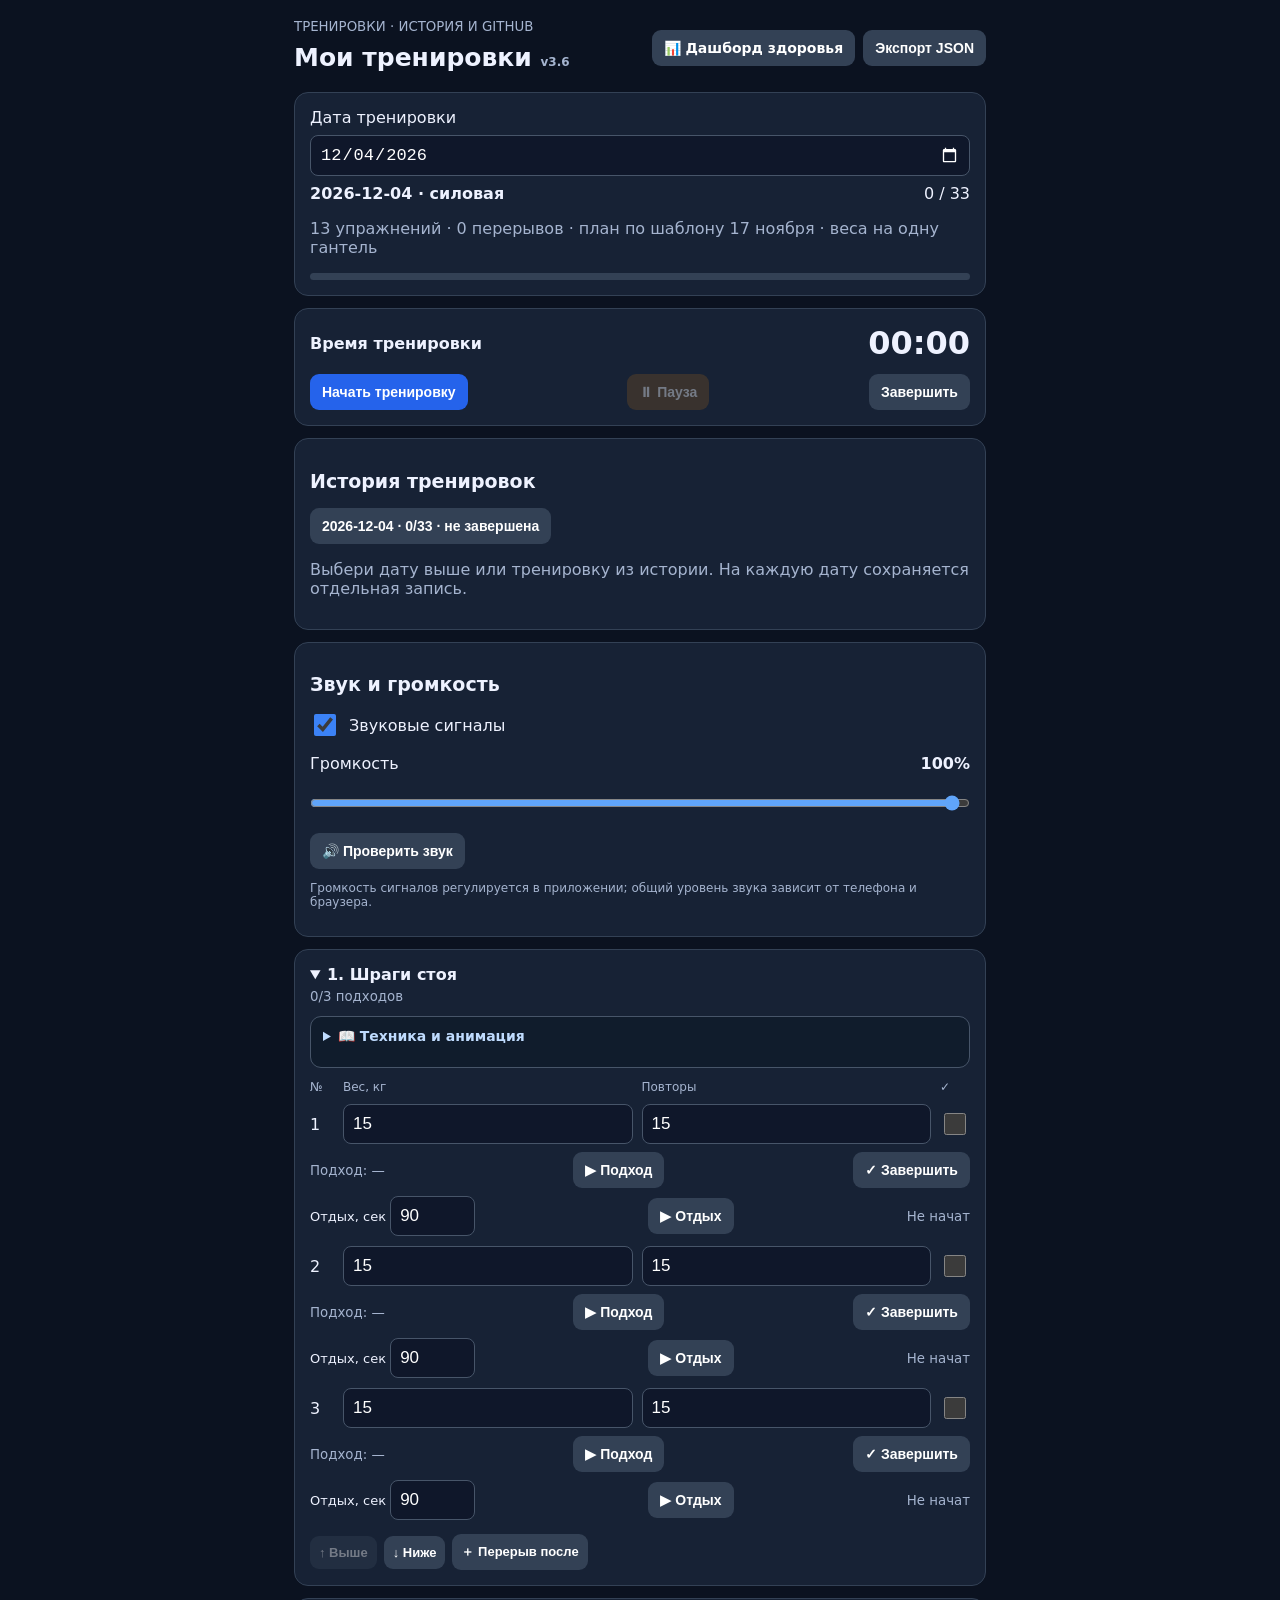
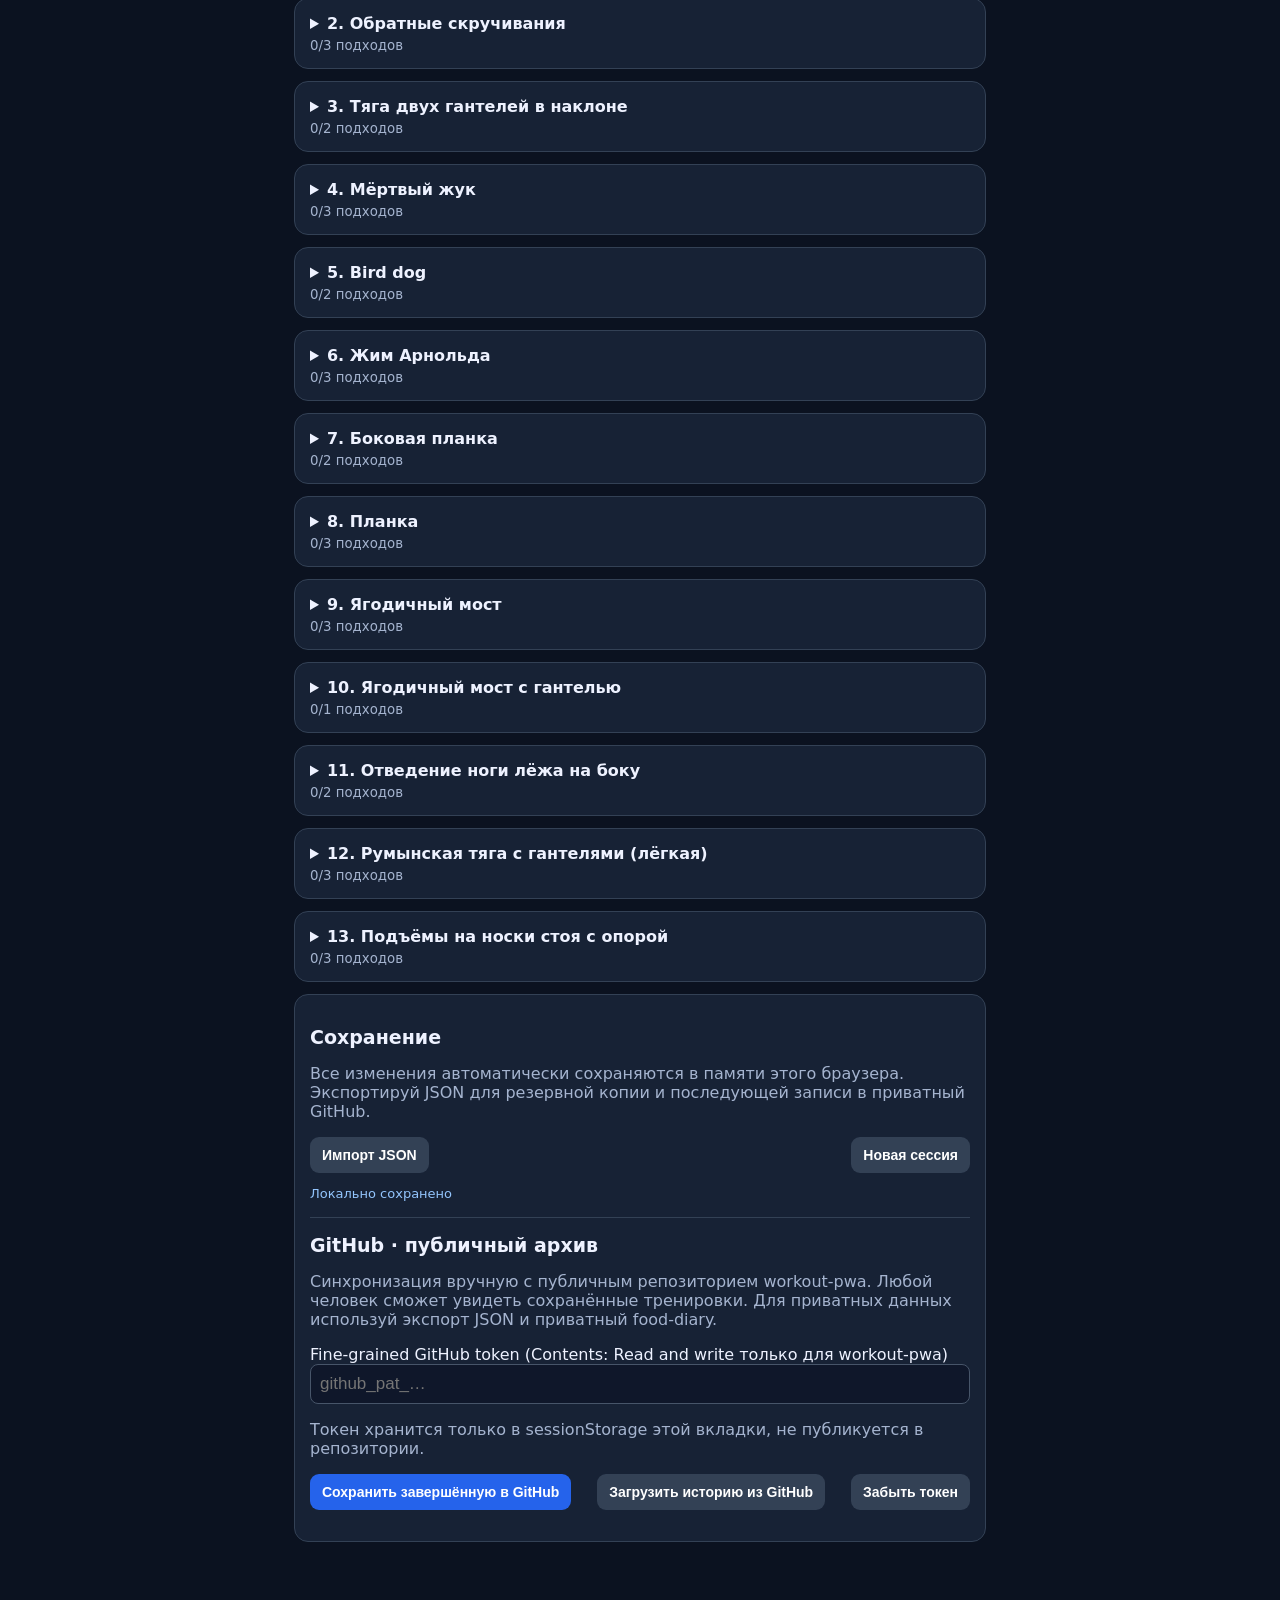
<file: index.html>
<!doctype html>
<html lang="ru"><head><meta charset="utf-8"><meta name="viewport" content="width=device-width,initial-scale=1,viewport-fit=cover"><meta name="theme-color" content="#111827"><meta name="apple-mobile-web-app-capable" content="yes"><title>Мои тренировки</title><link rel="manifest" href="./manifest.webmanifest"><style>
:root{font-family:system-ui,-apple-system,sans-serif;color:#eef2ff;background:#0b1220;color-scheme:dark}*{box-sizing:border-box}body{margin:0 auto;max-width:720px;padding:16px 14px 80px}h1{font-size:25px;margin:8px 0}h2{font-size:19px}small,.muted{color:#a5b4cf}.panel{background:#172235;border:1px solid #334155;border-radius:14px;padding:15px;margin:12px 0}.flex{display:flex;justify-content:space-between;align-items:center;gap:8px}.btn{background:#334155;color:#fff;border:0;border-radius:9px;padding:10px 12px;font-weight:650;font-size:14px}.btn.primary{background:#2563eb}.btn:disabled{opacity:.4}input{background:#0f172a;border:1px solid #475569;border-radius:8px;color:white;padding:9px;min-width:0;width:100%;font-size:17px}input[type=checkbox]{width:22px;height:22px;accent-color:#3b82f6}.grid{display:grid;grid-template-columns:repeat(2,minmax(0,1fr));gap:9px}.clock{font-size:32px;font-weight:750;font-variant-numeric:tabular-nums}.set{display:grid;grid-template-columns:24px 1fr 1fr 30px;gap:9px;align-items:center;margin-top:10px}.sethead{font-size:12px;color:#a5b4cf}.exercise{margin:12px 0}.exercise summary{cursor:pointer;font-weight:650;font-size:16px}.exercise summary small{display:block;font-weight:400;margin-top:5px}details[open] summary{margin-bottom:12px}.bar{height:7px;background:#334155;border-radius:20px;overflow:hidden}.bar>div{background:#60a5fa;height:100%}button{cursor:pointer}button:focus-visible,input:focus-visible{outline:2px solid #60a5fa}textarea{width:100%;height:100px;background:#0f172a;color:#fff}#status{font-size:13px;color:#93c5fd}
body.timed-open{overflow:hidden}#timed-overlay[hidden]{display:none!important}#timed-overlay{position:fixed;inset:0;z-index:9999;background:#0b1220;display:flex;flex-direction:column;align-items:center;justify-content:center;padding:calc(20px + env(safe-area-inset-top)) 20px calc(20px + env(safe-area-inset-bottom));text-align:center}#timed-close{position:absolute;top:calc(16px + env(safe-area-inset-top));right:18px;font-size:26px;background:transparent;border:0;color:#cbd5e1;padding:10px}#timed-name{font-size:22px;margin-bottom:28px}#timed-ring{width:min(78vw,350px);height:auto;transform:rotate(-90deg)}#timed-progress{transition:stroke-dashoffset .18s linear}#timed-digits{position:relative;display:grid;place-items:center}#timed-digits>div{position:absolute;display:flex;flex-direction:column;align-items:center}#timed-clock{font-size:clamp(68px,19vw,100px);font-weight:800;font-variant-numeric:tabular-nums}#timed-subtitle{color:#a5b4cf}#timed-actions{display:flex;gap:12px;margin-top:32px;flex-wrap:wrap;justify-content:center}#timed-actions .btn{font-size:17px;padding:16px 20px} .move-actions,.break-controls{display:flex;gap:7px;flex-wrap:wrap;align-items:center;margin-top:14px}.move-actions .btn,.break-controls .btn{font-size:13px;padding:9px}.break-block{border-color:#64748b}.break-controls label{font-size:13px;color:#cbd5e1;max-width:88px}.break-controls input{font-size:15px;margin-top:5px}.sound-switch{display:flex;align-items:center;gap:10px;margin-bottom:15px}.sound-switch input{width:22px}.sound-volume{width:100%;margin:12px 0;accent-color:#60a5fa}.timed-volume{width:min(330px,90%);margin-top:16px}#session-pause{background:#6d4c24}@media(max-width:420px){.break-controls .btn{flex:1}.move-actions .btn{flex:1}}
.exercise-guide{margin:12px 0;border:1px solid #475569;border-radius:11px;background:#101c2c}.exercise-guide>summary{padding:11px 12px;font-size:14px;color:#bfdbfe;font-weight:650;list-style-position:inside}.exercise-guide[open]>summary{border-bottom:1px solid #334155}.guide-body{padding:12px}.guide-media{display:block;width:100%;max-height:300px;object-fit:contain;border-radius:10px;background:#fff;margin:0 auto 12px}.guide-steps{padding-left:22px;line-height:1.6;font-size:14px}.guide-steps li{margin:7px 0}.guide-mistake{font-size:13px;line-height:1.5}.guide-note,.guide-unavailable{font-size:12px;color:#a5b4cf;line-height:1.5}.guide-source{display:inline-block;color:#93c5fd;font-size:14px;margin:8px 0 3px;text-decoration:underline;text-underline-offset:3px}</style></head><body>
<header class="flex"><div><small>ТРЕНИРОВКИ · ИСТОРИЯ И GITHUB</small><h1>Мои тренировки <small style="font-size:12px;white-space:nowrap">v3.6</small></h1></div><div style="display:flex;gap:8px;align-items:center;flex-wrap:wrap;justify-content:flex-end"><a class="btn" href="./dashboard.html" style="text-decoration:none;display:inline-block">📊 Дашборд здоровья</a><button class="btn" id="export">Экспорт JSON</button></div></header>
<div class="panel"><label for="workout-date">Дата тренировки</label><input id="workout-date" type="date" style="margin:8px 0"><div class="flex"><strong id="workout-heading">17 ноября 2026 · силовая</strong><span id="count">0 / 36</span></div><p class="muted" id="plan-summary">16 упражнений · веса на одну гантель</p><div class="bar"><div id="progress" style="width:0%"></div></div></div>
<div class="panel"><div class="flex"><strong>Время тренировки</strong><strong id="total" class="clock">00:00:00</strong></div><div class="flex" style="margin-top:12px"><button class="btn primary" id="session">Начать тренировку</button><button class="btn" id="session-pause" disabled>⏸ Пауза</button><button class="btn" id="finish">Завершить</button></div><div style="display:none"><hr style="border:0;border-top:1px solid #334155;margin:16px 0"><div class="grid"><div><small>Текущий подход</small><div class="clock" id="setclock">00:00</div><button class="btn" id="settoggle">Начать подход</button></div><div><small>Отдых · <span id="restlabel">90</span> сек</small><div class="clock" id="restclock">01:30</div><button class="btn" id="resttoggle">Начать отдых</button></div></div><div class="flex" style="margin-top:14px"><label for="restchoice">Отдых</label><select class="btn" id="restchoice"><option value="60">60 сек</option><option value="90" selected>90 сек</option><option value="120">120 сек</option></select></div><p class="muted" style="font-size:12px">Нажми «Начать подход», затем отметь нужный подход галочкой: время сохранится в его записи. Для паузы нажми кнопку повторно.</p></div></div>
<div class="panel"><h2>История тренировок</h2><div id="history" style="display:flex;flex-wrap:wrap;gap:8px"></div><p class="muted">Выбери дату выше или тренировку из истории. На каждую дату сохраняется отдельная запись.</p></div><div class="panel"><h2>Звук и громкость</h2><label class="sound-switch"><input type="checkbox" id="sound-enabled" checked> Звуковые сигналы</label><div class="flex"><label for="sound-volume-main">Громкость</label><strong class="sound-volume-value">100%</strong></div><input type="range" class="sound-volume" id="sound-volume-main" min="0" max="100" value="100" step="5"><button class="btn" id="sound-test" type="button">🔊 Проверить звук</button><p class="muted" style="font-size:12px">Громкость сигналов регулируется в приложении; общий уровень звука зависит от телефона и браузера.</p></div><div id="exercises"></div><div id="timed-overlay" role="dialog" aria-modal="true" aria-label="Таймер упражнения" hidden><button id="timed-close" aria-label="Закрыть таймер">✕</button><strong id="timed-name"></strong><div id="timed-digits"><svg id="timed-ring" viewBox="0 0 260 260" aria-hidden="true"><circle cx="130" cy="130" r="112" fill="none" stroke="#334155" stroke-width="15"/><circle id="timed-progress" cx="130" cy="130" r="112" fill="none" stroke="#60a5fa" stroke-width="15" stroke-linecap="round"/></svg><div><span id="timed-clock">30</span><span id="timed-subtitle">Осталось секунд</span></div></div><div id="timed-actions"><button class="btn" id="timed-toggle">⏸ Пауза</button><button class="btn primary" id="timed-done">✓ Завершить подход</button></div><button class="btn" id="timed-sound" style="margin-top:18px;background:transparent;border:1px solid #475569">🔊 Звук включён</button><div class="timed-volume"><label for="sound-volume-timed">Громкость <strong class="sound-volume-value">100%</strong></label><input id="sound-volume-timed" type="range" class="sound-volume" min="0" max="100" step="5" value="100"></div></div><div class="panel"><h2>Сохранение</h2><p class="muted">Все изменения автоматически сохраняются в памяти этого браузера. Экспортируй JSON для резервной копии и последующей записи в приватный GitHub.</p><div class="flex"><button class="btn" id="importbtn">Импорт JSON</button><button class="btn" id="reset">Новая сессия</button></div><input id="importfile" type="file" accept=".json,application/json" hidden><p id="status" aria-live="polite"></p><hr style="border:0;border-top:1px solid #334155;margin:16px 0"><h2>GitHub · публичный архив</h2><p class="muted">Синхронизация вручную с публичным репозиторием workout-pwa. Любой человек сможет увидеть сохранённые тренировки. Для приватных данных используй экспорт JSON и приватный food-diary.</p><label for="github-token">Fine-grained GitHub token (Contents: Read and write только для workout-pwa)</label><input id="github-token" type="password" autocomplete="off" placeholder="github_pat_…"><p class="muted">Токен хранится только в sessionStorage этой вкладки, не публикуется в репозитории.</p><div class="flex" style="flex-wrap:wrap"><button class="btn primary" id="github-sync">Сохранить завершённую в GitHub</button><button class="btn" id="github-load">Загрузить историю из GitHub</button><button class="btn" id="github-forget">Забыть токен</button></div><p id="sync-status" aria-live="polite"></p></div>
<script src="./exercise-guide.js?v=20261122-36" defer></script><script src="./app.js?v=20261123-45" defer></script></body></html>
</file>
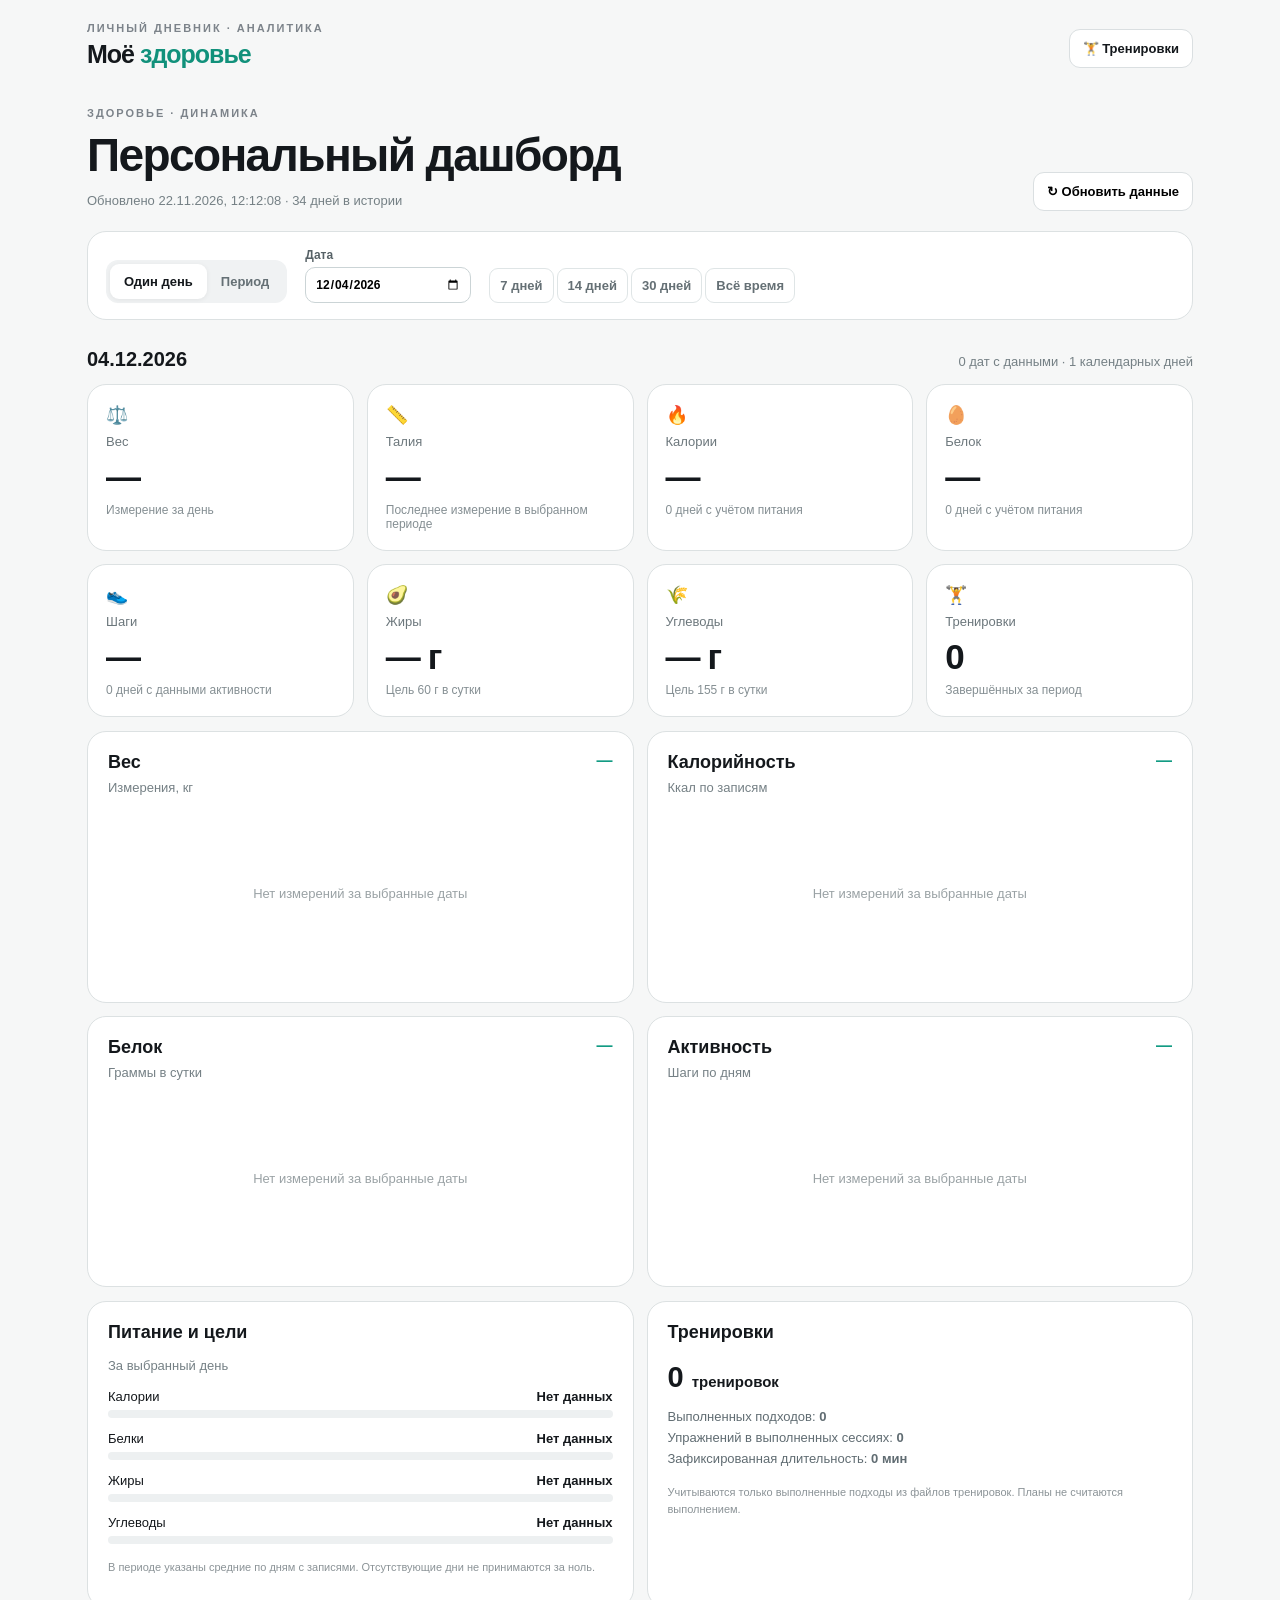
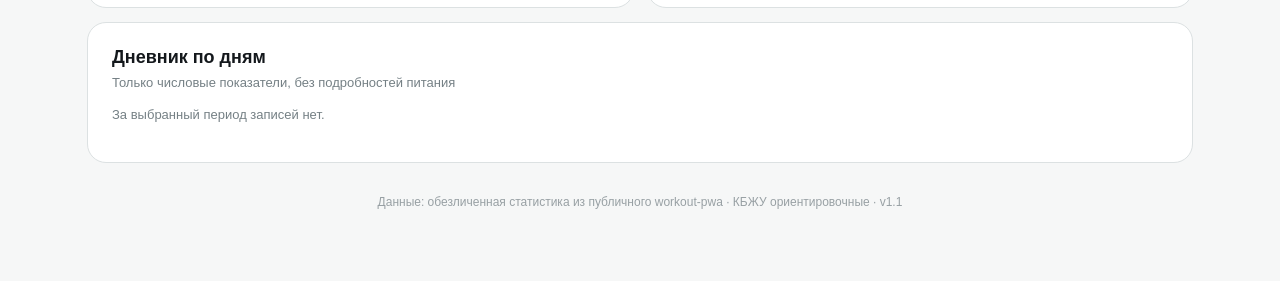
<file: dashboard.html>
<!doctype html>
<html lang="ru"><head><meta charset="utf-8"><meta name="viewport" content="width=device-width,initial-scale=1,viewport-fit=cover">
<meta name="theme-color" content="#f6f7f7"><title>Моё здоровье — дашборд</title>
<link rel="stylesheet" href="./dashboard.css?v=20261122-2"></head><body>
<main class="shell">
<header class="top"><div><div class="eyebrow">ЛИЧНЫЙ ДНЕВНИК · АНАЛИТИКА</div><h1>Моё <span>здоровье</span></h1></div><nav><a href="./index.html">🏋️ Тренировки</a></nav></header>
<section id="dashboard-view">
<div class="intro"><div><div class="overline">ЗДОРОВЬЕ · ДИНАМИКА</div><h2>Персональный дашборд</h2><p class="muted" id="data-status">Загрузка записей…</p></div><button class="ghost" id="refresh">↻ Обновить данные</button></div>
<div class="controls card">
<div class="segmented" role="group" aria-label="Режим периода"><button data-mode="day" class="selected">Один день</button><button data-mode="range">Период</button></div>
<div class="dates" id="day-picker"><label>Дата<input type="date" id="single-date"></label></div>
<div class="dates" id="range-picker" hidden><label>С<input type="date" id="start-date"></label><label>По<input type="date" id="end-date"></label></div>
<div class="quick" id="quick"><button data-days="7">7 дней</button><button data-days="14">14 дней</button><button data-days="30">30 дней</button><button data-days="all">Всё время</button></div>
</div>
<div class="section-title"><h3 id="period-title">Обзор</h3><span id="coverage" class="muted"></span></div>
<div id="stat-grid" class="stats"></div>
<div class="charts">
<article class="card chart-card"><div class="card-heading"><div><h3>Вес</h3><p class="muted">Измерения, кг</p></div><span class="metric" id="weight-mean">—</span></div><div class="chart" id="weight-chart"></div></article>
<article class="card chart-card"><div class="card-heading"><div><h3>Калорийность</h3><p class="muted">Ккал по записям</p></div><span class="metric" id="kcal-mean">—</span></div><div class="chart" id="kcal-chart"></div></article>
<article class="card chart-card"><div class="card-heading"><div><h3>Белок</h3><p class="muted">Граммы в сутки</p></div><span class="metric" id="protein-mean">—</span></div><div class="chart" id="protein-chart"></div></article>
<article class="card chart-card"><div class="card-heading"><div><h3>Активность</h3><p class="muted">Шаги по дням</p></div><span class="metric" id="steps-mean">—</span></div><div class="chart" id="steps-chart"></div></article>
</div>
<div class="details-grid"><article class="card"><h3>Питание и цели</h3><p class="muted" id="nutrition-subtitle"></p><div id="macro-bars"></div><p class="small-note">В периоде указаны средние по дням с записями. Отсутствующие дни не принимаются за ноль.</p></article>
<article class="card"><h3>Тренировки</h3><div id="training-info"></div><p class="small-note">Учитываются только выполненные подходы из файлов тренировок. Планы не считаются выполнением.</p></article></div>
<article class="card diary"><div class="card-heading"><div><h3>Дневник по дням</h3><p class="muted">Только числовые показатели, без подробностей питания</p></div></div><div id="daily-table"></div></article>
<footer>Данные: обезличенная статистика из публичного workout-pwa · КБЖУ ориентировочные · v1.1</footer>
</section>
</main><script src="./dashboard.js?v=20261122-2" defer></script></body></html>
</file>
<file: dashboard.css>
:root{color-scheme:light;font-family:-apple-system,BlinkMacSystemFont,"Segoe UI",Arial,sans-serif;background:#f6f7f7;color:#14181c}*{box-sizing:border-box}body{margin:0}button,input{font:inherit}button{cursor:pointer}button:disabled{opacity:.6;cursor:wait}a{color:inherit;text-decoration:none}.shell{max-width:1150px;margin:auto;padding:22px 22px 72px}.top{display:flex;align-items:center;justify-content:space-between;gap:20px;margin-bottom:32px}.eyebrow,.overline{font-size:11px;font-weight:800;letter-spacing:2px;color:#7c838a}.top h1{font-size:25px;letter-spacing:-1px;margin:6px 0}.top h1 span{color:#11917b}.top nav{display:flex;gap:10px;align-items:center}.top nav a,.ghost{border:1px solid #dadfe1;border-radius:11px;background:#fff;padding:11px 13px;font-weight:650;font-size:13px}.login-layout{display:grid;grid-template-columns:1fr 420px;gap:50px;align-items:center;min-height:60vh}.login-info h2{font-size:clamp(40px,5.8vw,76px);letter-spacing:-3px;line-height:1.08;margin:18px 0}.login-info>p{font-size:17px;line-height:1.6;color:#616a70;max-width:520px}.login-bullets{display:flex;flex-wrap:wrap;gap:9px;margin-top:26px}.login-bullets span{border-radius:20px;border:1px solid #d7dddf;padding:8px 12px;background:#fff;font-size:13px}.login-card,.card{background:white;border:1px solid #dce1e2;border-radius:19px;padding:24px}.login-card{box-shadow:0 12px 42px #142f2d0b}.login-icon{width:48px;height:48px;display:grid;place-items:center;background:#eaf5f1;border-radius:14px;font-size:23px}.login-card h3{font-size:24px;margin-bottom:8px}.muted{color:#758085;font-size:13px;line-height:1.5}.login-card label{display:block;font-size:13px;font-weight:700;margin-top:20px;margin-bottom:8px}.login-card input,.dates input{width:100%;border:1px solid #cbd4d6;border-radius:10px;padding:12px;background:#fff;outline-color:#169b85}.primary{background:#11917b;border:0;border-radius:11px;padding:13px 18px;color:#fff;font-weight:750}.login-card .primary{margin-top:22px;width:100%}.error{color:#bb3030;background:#fff2f2;padding:12px;border-radius:8px;font-size:13px}.small-note{font-size:11px;line-height:1.55;color:#8b9397;margin-top:15px}.intro{display:flex;align-items:end;justify-content:space-between;gap:15px;margin-bottom:20px}.intro h2{font-size:clamp(30px,4vw,46px);letter-spacing:-1.6px;margin:9px 0}.intro p{margin:0}.controls{display:flex;gap:18px;align-items:end;flex-wrap:wrap;padding:16px 18px;margin-bottom:28px}.segmented{display:flex;border-radius:12px;padding:4px;background:#f0f2f3}.segmented button,.quick button{border:0;background:transparent;border-radius:9px;padding:10px 14px;font-size:13px;font-weight:700;color:#657075}.segmented button.selected{background:white;color:#14181c;box-shadow:0 1px 5px #00000010}.dates{display:flex;gap:12px}.dates label{display:block;font-weight:650;font-size:12px;color:#566166}.dates input{display:block;width:166px;margin-top:5px;padding:9px}.quick{display:flex;flex-wrap:wrap;gap:3px}.quick button{border:1px solid #dfe5e6;padding:9px 10px}.quick button:hover{background:#edf5f2}.section-title{display:flex;justify-content:space-between;align-items:baseline;gap:15px;margin:25px 0 13px}.section-title h3{font-size:20px;margin:0}.stats{display:grid;grid-template-columns:repeat(4,minmax(0,1fr));gap:13px}.stat{padding:19px 18px}.stat .icon{font-size:18px}.stat .label{font-size:13px;color:#6c777c;margin:8px 0}.stat .number{font-size:clamp(23px,3vw,35px);font-weight:790;letter-spacing:-1.3px}.stat .sub{font-size:12px;color:#858f93;margin-top:6px}.charts{display:grid;grid-template-columns:repeat(2,minmax(0,1fr));gap:13px;margin-top:14px}.chart-card{padding:20px}.card-heading{display:flex;justify-content:space-between;align-items:start;gap:12px}.card h3{font-size:18px;margin:0 0 5px}.card-heading p{margin:0}.metric{font-weight:760;color:#129b83}.chart{width:100%;min-height:176px;margin-top:8px}.chart svg{width:100%;height:auto;display:block}.chart-empty{height:176px;display:grid;place-items:center;color:#9aa2a5;font-size:13px}.details-grid{display:grid;grid-template-columns:1fr 1fr;gap:13px;margin-top:14px}.details-grid .card{padding:20px}.macro{margin:13px 0}.macro-label{display:flex;justify-content:space-between;gap:8px;font-size:13px}.macro-label strong{font-weight:750}.track{height:8px;margin-top:6px;border-radius:20px;background:#edf0f1;overflow:hidden}.fill{height:100%;background:#119b86;border-radius:20px}.fill.over{background:#ed9a53}.train-big{font-size:29px;font-weight:800;margin-top:18px}.train-note{font-size:13px;line-height:1.6;color:#606c72}.diary{margin-top:14px}.daily-table{width:100%;border-collapse:collapse;font-size:13px}.daily-table th{text-align:left;color:#798589;font-weight:650;border-bottom:1px solid #e7ebec;padding:10px}.daily-table td{border-bottom:1px solid #edf0f0;padding:12px 10px}.daily-table tr:hover{background:#fafcfc}.daily-table button{border:0;background:none;color:#118d7b;font-weight:750;cursor:pointer}.day-foods{padding:12px 15px;background:#f7faf9;border-radius:10px;font-size:12px;line-height:1.7}.day-foods div{display:flex;justify-content:space-between;gap:10px}.noentry{color:#a2aaad}.diary-scroll{overflow-x:auto}footer{font-size:12px;color:#98a0a4;text-align:center;margin-top:32px}[hidden]{display:none!important}@media(max-width:800px){.login-layout{grid-template-columns:1fr;gap:10px}.login-info h2{font-size:44px}.login-info{padding-top:12px}.login-card{max-width:550px}.stats{grid-template-columns:repeat(2,minmax(0,1fr))}.charts,.details-grid{grid-template-columns:1fr}.shell{padding:16px 14px 60px}.top{margin-bottom:18px}.controls{align-items:stretch}.intro{align-items:start}.card{border-radius:15px}}@media(max-width:420px){.top h1{font-size:21px}.top nav a,.ghost{font-size:11px;padding:9px}.stats{gap:9px}.stat{padding:14px}.stat .number{font-size:26px}.dates{width:100%}.dates label{flex:1}.dates input{max-width:100%;width:100%}.intro{flex-direction:column}.login-info h2{font-size:42px}}
</file>
